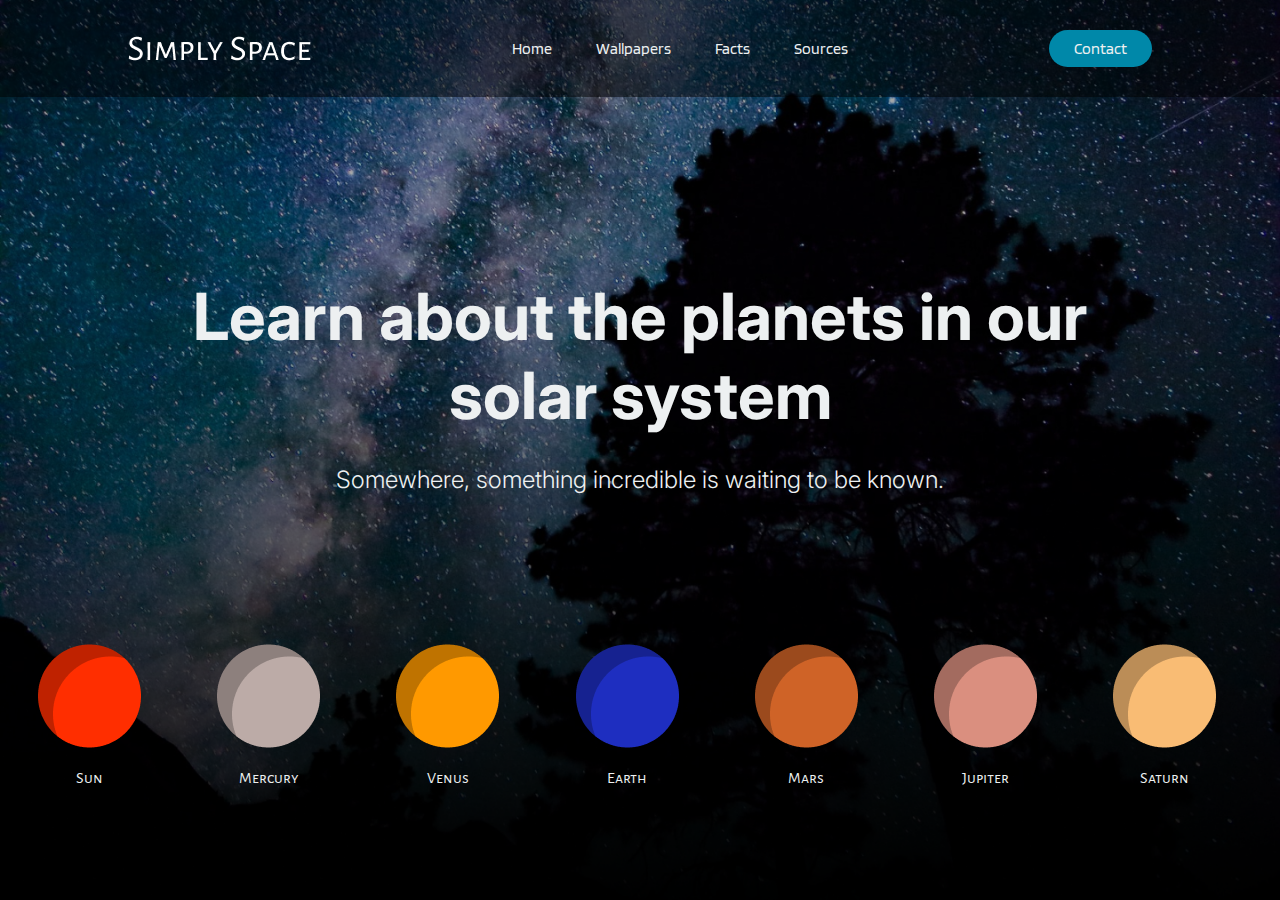
<file: index.html>
<!DOCTYPE html>
<html lang="en">
<head>
    <meta charset="UTF-8">
    <meta http-equiv="X-UA-Compatible" content="IE=edge">
    <meta name="viewport" content="width=device-width, initial-scale=1.0">
    <title>Simply Space</title>
    <link rel="stylesheet" href="index.css">
</head>
<body>
    <header>
        <img class="logo" src="images/Logo.png" alt="logo">
        <nav>
            <ul class="nav__links">
                <li><a href="index.html" onclick="">Home</a></li>
                <li><a href="wallpapers.html" onclick="">Wallpapers</a></li>
                <li><a href="#" onclick="">Facts</a></li>
                <li><a href="sources.html" onclick="">Sources</a></li>
            </ul>
        </nav>
        <a class="cta" href="contact.html" onclick=""><button>Contact</button></a>
    </header>
    <h1>Learn about the planets in our solar system</h1>
    <h2>Somewhere, something incredible is waiting to be known.</h2>

    <div class="media-scroller snaps-inline">
        <div class="media-element">
          <img class="planeticon" onclick="openPopup()" src="images/Ellipse 1.png" alt="A simple vector illustration of the planet Sun">
          <p class="title">Sun</p>
        </div>
        <div class="media-element">
          <img class="planeticon" onclick="openPopup()" src="images/Ellipse 1-1.png" alt="A simple vector illustration of the planet Mercury">
          <p class="title">Mercury</p>
        </div>
        <div class="media-element">
          <img class="planeticon" onclick="openPopup()" src="images/Ellipse 1-2.png" alt="A simple vector illustration of the planet Venus">
          <p class="title">Venus</p>
        </div>
        <div class="media-element">
          <img class="planeticon" onclick="openPopup()" src="images/Ellipse 1-3.png" alt="A simple vector illustration of the planet Earth">
          <p class="title">Earth</p>
        </div>
        <div class="media-element">
          <img class="planeticon" onclick="openPopup()" src="images/Ellipse 1-4.png" alt="A simple vector illustration of the planet Mars">
          <p class="title">Mars</p>
        </div>
        <div class="media-element">
          <img class="planeticon" onclick="openPopup()" src="images/Ellipse 1-5.png" alt="A simple vector illustration of the planet Jupiter">
          <p class="title">Jupiter</p>
        </div>
        <div class="media-element">
          <img class="planeticon" onclick="openPopup()" src="images/Ellipse 1-6.png" alt="A simple vector illustration of the planet Saturn">
          <p class="title">Saturn</p>
        </div>
        <div class="media-element">
          <img class="planeticon" onclick="openPopup()" src="images/Ellipse 1-7.png" alt="A simple vector illustration of the planet Uranus">
          <p class="title">Uranus</p>
        </div>
        <div class="media-element">
          <img class="planeticon" onclick="openPopup()" src="images/Ellipse 1-8.png" alt="A simple vector illustration of the planet Neptune">
          <p class="title">Neptune</p>
        </div>
        <div class="media-element">
          <img class="planeticon" onclick="openPopup()" src="images/Ellipse 1-9.png" alt="A simple vector illustration of the planet Azeroth">
          <p class="title">Azeroth</p>
        </div>
        <div class="media-element">
          <img class="planeticon" onclick="openPopup()" src="images/Ellipse 1-10.png" alt="A simple vector illustration of the planet Arda">
          <p class="title">Arda</p>
        </div>
        <div class="media-element">
          <img class="planeticon" onclick="openPopup()" src="images/Ellipse 1-11.png" alt="A simple vector illustration of the planet HD 189773b">
          <p class="title">HD 189773b</p>
        </div>
        <div class="media-element">
          <img class="planeticon" onclick="openPopup()" src="images/Ellipse 1-12.png" alt="A simple vector illustration of the planet TOI 849 b">
          <p class="title">TOI 849 b</p>
        </div>
      </div>
      <div class="popup" id="popup">
        <img class="sunpic" src="images/Rectangle 3.png"</img>
        <button type="button" onclick="closePopup()" class="popbnt">Back</button>
    </div>

    <div class="popup" id="popup">
        <img class="sunpic" src="images/Mercury.jpg"</img>
        <button type="button" onclick="closePopup()" class="popbnt">Back</button>
    </div>

    <div class="popup" id="popup">
        <img class="sunpic" src="images/Venus.jpg"</img>
        <button type="button" onclick="closePopup()" class="popbnt">Back</button>
    </div>

    <div class="popup" id="popup">
        <img class="sunpic" src="images/Earth.jpg"</img>
        <button type="button" onclick="closePopup()" class="popbnt">Back</button>
    </div>

    <div class="popup" id="popup">
        <img class="sunpic" src="images/Mars.jpg"</img>
        <button type="button" onclick="closePopup()" class="popbnt">Back</button>
    </div>

    <div class="popup" id="popup">
        <img class="sunpic" src="images/Jupiter.jpg"</img>
        <button type="button" onclick="closePopup()" class="popbnt">Back</button>
    </div>

    <div class="popup" id="popup">
        <img class="sunpic" src="images/Saturn.jpg"</img>
        <button type="button" onclick="closePopup()" class="popbnt">Back</button>
    </div>

    <div class="popup" id="popup">
        <img class="sunpic" src="images/Uranus.jpg"</img>
        <button type="button" onclick="closePopup()" class="popbnt">Back</button>
    </div>

    <div class="popup" id="popup">
        <img class="sunpic" src="images/Neptune.jpg"</img>
        <button type="button" onclick="closePopup()" class="popbnt">Back</button>
    </div>

    <div class="popup" id="popup">
        <img class="sunpic" src="images/Azeroth.jpg"</img>
        <button type="button" onclick="closePopup()" class="popbnt">Back</button>
    </div>

    <div class="popup" id="popup">
        <img class="sunpic" src="images/Arda.jpg"</img>
        <button type="button" onclick="closePopup()" class="popbnt">Back</button>
    </div>

    <div class="popup" id="popup">
        <img class="sunpic" src="images/HD 189773b.jpg"</img>
        <button type="button" onclick="closePopup()" class="popbnt">Back</button>
    </div>

    <div class="popup" id="popup">
        <img class="sunpic" src="images/TOI 849 b.jpg"</img>
        <button type="button" onclick="closePopup()" class="popbnt">Back</button>
    </div>
      <script src="index.js"></script>
    </body>
</html>
</file>
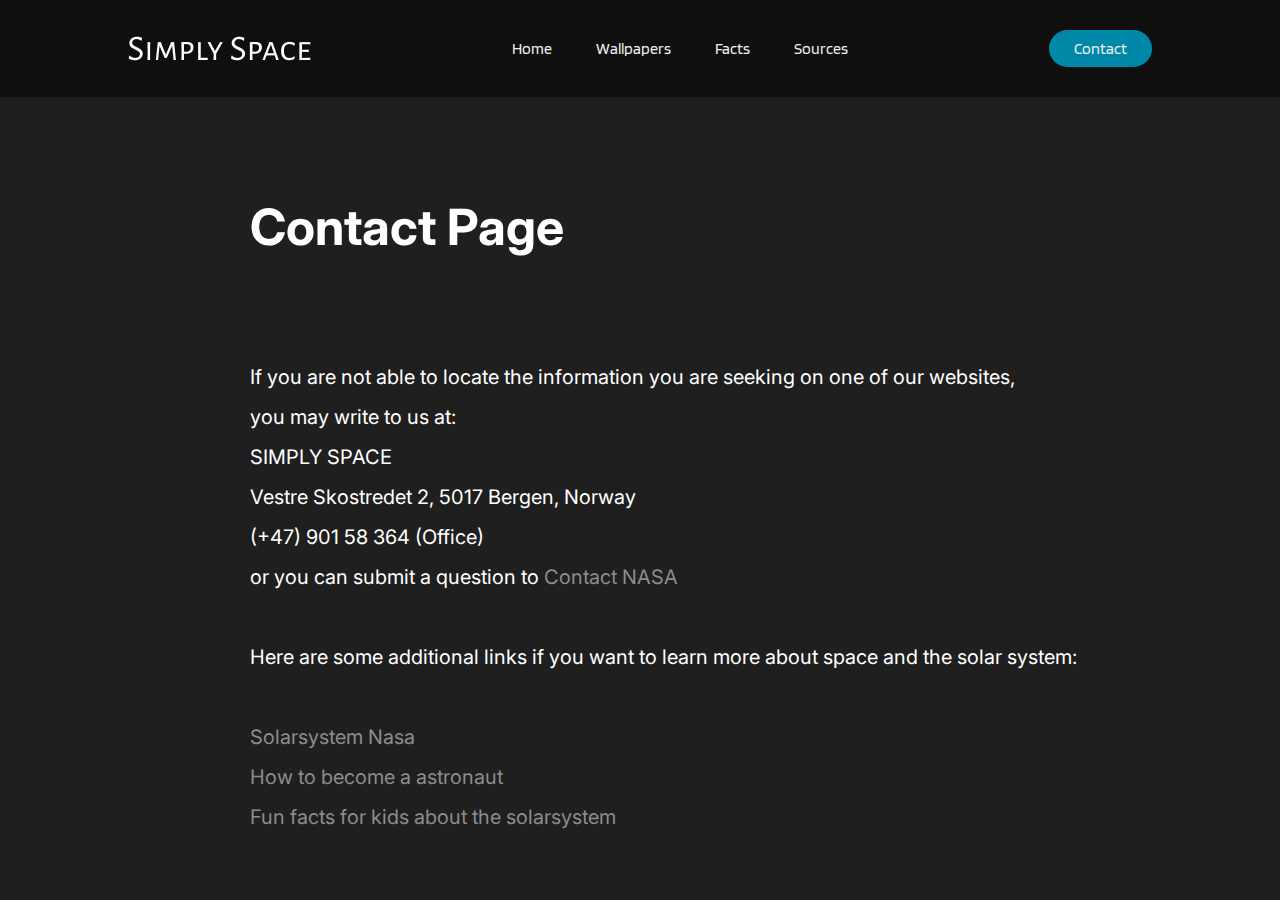
<file: contact.html>
<!DOCTYPE html>
<html lang="en">
<head>
    <meta charset="UTF-8">
    <meta http-equiv="X-UA-Compatible" content="IE=edge">
    <meta name="viewport" content="width=device-width, initial-scale=1.0">
    <link rel="preconnect" href="https://fonts.googleapis.com">
<link rel="preconnect" href="https://fonts.gstatic.com" crossorigin>
<link href="https://fonts.googleapis.com/css2?family=Alegreya+Sans+SC&display=swap" rel="stylesheet">
<link rel="preconnect" href="https://fonts.googleapis.com">
<link rel="preconnect" href="https://fonts.gstatic.com" crossorigin>
<link href="https://fonts.googleapis.com/css2?family=Inter:wght@300&display=swap" rel="stylesheet">
<link rel="stylesheet" href="Contact/contact.css">
    <title>Contact us</title>
</head>
<body> 
    <header>
        <img class="logo" src="images/Logo.png" alt="logo">
        <nav>
            <ul class="nav__links">
                <li><a href="index.html" onclick="">Home</a></li>
                <li><a href="wallpapers.html" onclick="">Wallpapers</a></li>
                <li><a href="#" onclick="">Facts</a></li>
                <li><a href="sources.html" onclick="">Sources</a></li>
            </ul>
        </nav>
        <a class="cta" href="contact.html" onclick=""><button>Contact</button></a>
    </header>
    <div class="container">
                <h1 class="heading">Contact Page</h1>
                <p class="paragraph">If you are not able to locate the information you are seeking on one of our websites,<br> you may write to us at:<br>
                    SIMPLY SPACE<br>
                    Vestre Skostredet 2, 5017 Bergen, Norway<br>
                    (+47) 901 58 364 (Office)<br>
                    or you can submit a question to <a class="linktext" href="https://www.nasa.gov/about/contact/index.html">Contact NASA</a><br>
                    <br>Here are some additional links if you want to learn more about space and the solar system:<br>
                    <br><a class="linktext" href="https://solarsystem.nasa.gov/solar-system/our-solar-system/overview/">Solarsystem Nasa</a>
                    <br><a class="linktext" href="https://www.nasa.gov/audience/forstudents/postsecondary/features/F_Astronaut_Requirements.html">How to become a astronaut</a>
                    <br><a class="linktext" href="https://www.funkidslive.com/learn/top-10-facts/top-10-facts-about-the-solar-system/">Fun facts for kids about the solarsystem</a>
                </p>

     </div>

    
</body>
</html>
</file>
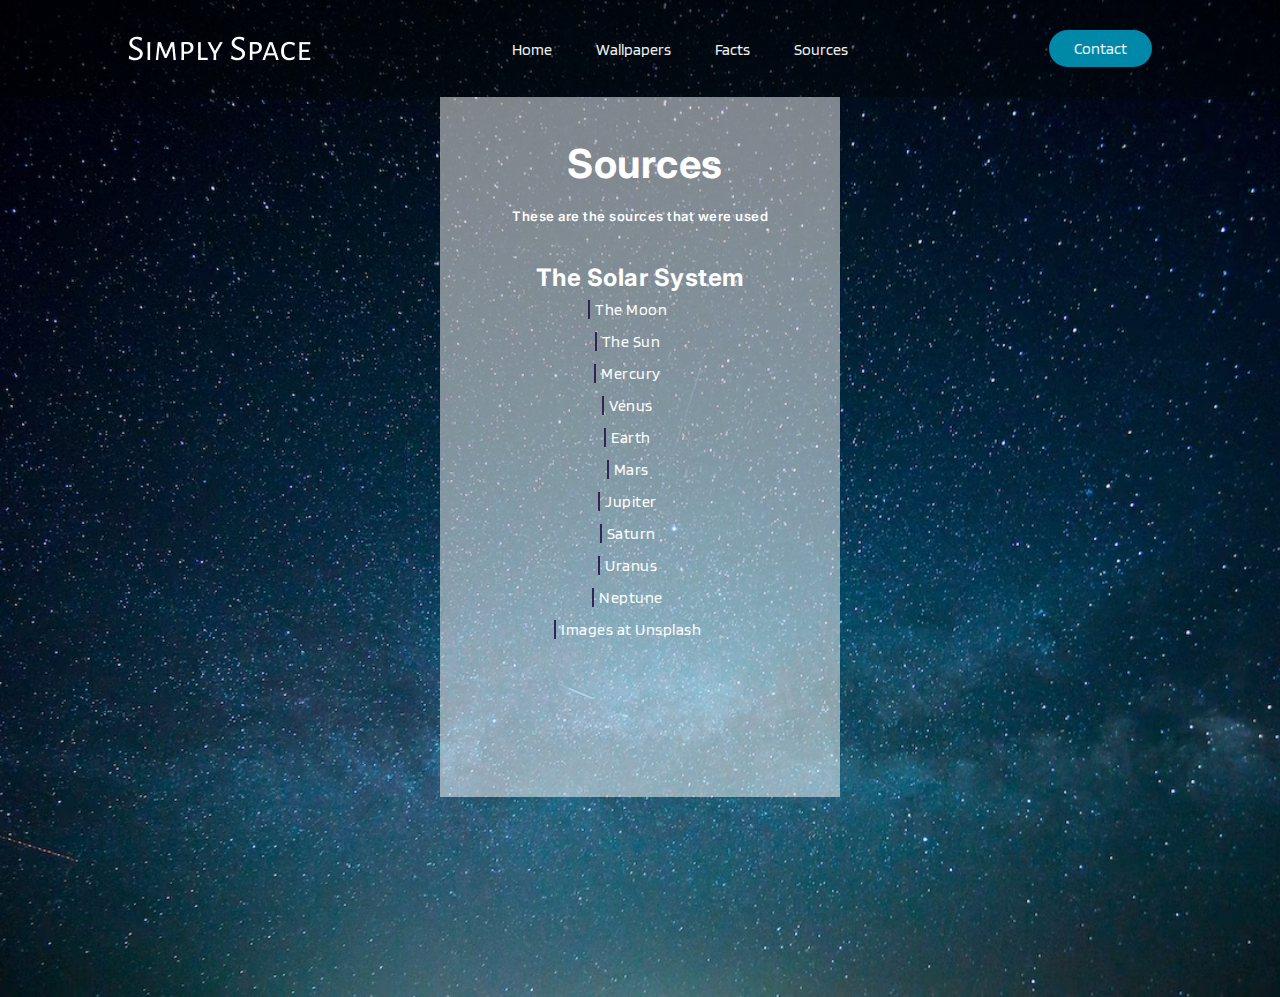
<file: sources.html>
<!DOCTYPE html>
<html lang="en">

<head>
    <meta charset="UTF-8">
    <meta http-equiv="X-UA-Compatible" content="IE=edge">
    <meta name="viewport" content="width='device-width', initial-scale=1.0">
    <link href="https://fonts.googleapis.com/css2?family=Inter&display=swap" rel="stylesheet">
    <link rel="stylesheet" href="Sources/sources.css">
    <title>Sources</title>
</head>

<body class="background-image">
    <header>
        <img class="logo" src="images/Logo.png" alt="logo">
        <nav>
            <ul class="nav__links">
                <li><a href="index.html" onclick="">Home</a></li>
                <li><a href="wallpapers.html" onclick="">Wallpapers</a></li>
                <li><a href="#" onclick="">Facts</a></li>
                <li><a href="sources.html" onclick="">Sources</a></li>
            </ul>
        </nav>
        <a class="cta" href="contact.html" onclick=""><button>Contact</button></a>
    </header>
    <div class="background-image">
        <div class="container">
            <h1>Sources</h1>
            <p>These are the sources that were used</p>
            <h2>The Solar System</h2>
            <div class="list">
                <ul>
                    <li class="lists"><a class="lists" href="https://simple.wikipedia.org/wiki/Moon">The Moon</a></li>
                    <li class="lists"><a class="lists" href="https://en.wikipedia.org/wiki/Sun">The Sun</a></li>
                    <li class="lists"><a class="lists" href="https://en.wikipedia.org/wiki/Mercury_(planet)">Mercury</a></li>
                    <li class="lists"><a class="lists" href="https://en.wikipedia.org/wiki/Venus">Venus</a></li>
                    <li class="lists"><a class="lists" href="https://en.wikipedia.org/wiki/Earth">Earth</a></li>
                    <li class="lists"><a class="lists" href="https://en.wikipedia.org/wiki/Mars">Mars</a></li>
                    <li class="lists"><a class="lists" href="https://en.wikipedia.org/wiki/Jupiter">Jupiter</a></li>
                    <li class="lists"><a class="lists" href="https://en.wikipedia.org/wiki/Saturn">Saturn</a></li>
                    <li class="lists"><a class="lists" href="https://en.wikipedia.org/wiki/Uranus">Uranus</a></li>
                    <li class="lists"><a class="lists" href="https://simple.wikipedia.org/wiki/Neptune">Neptune</a></li>
                    <li class="lists"><a class="lists" href="https://unsplash.com/">Images at Unsplash</a></li>
                </ul>
            </div>
        </div>

</body>

</html>
</file>
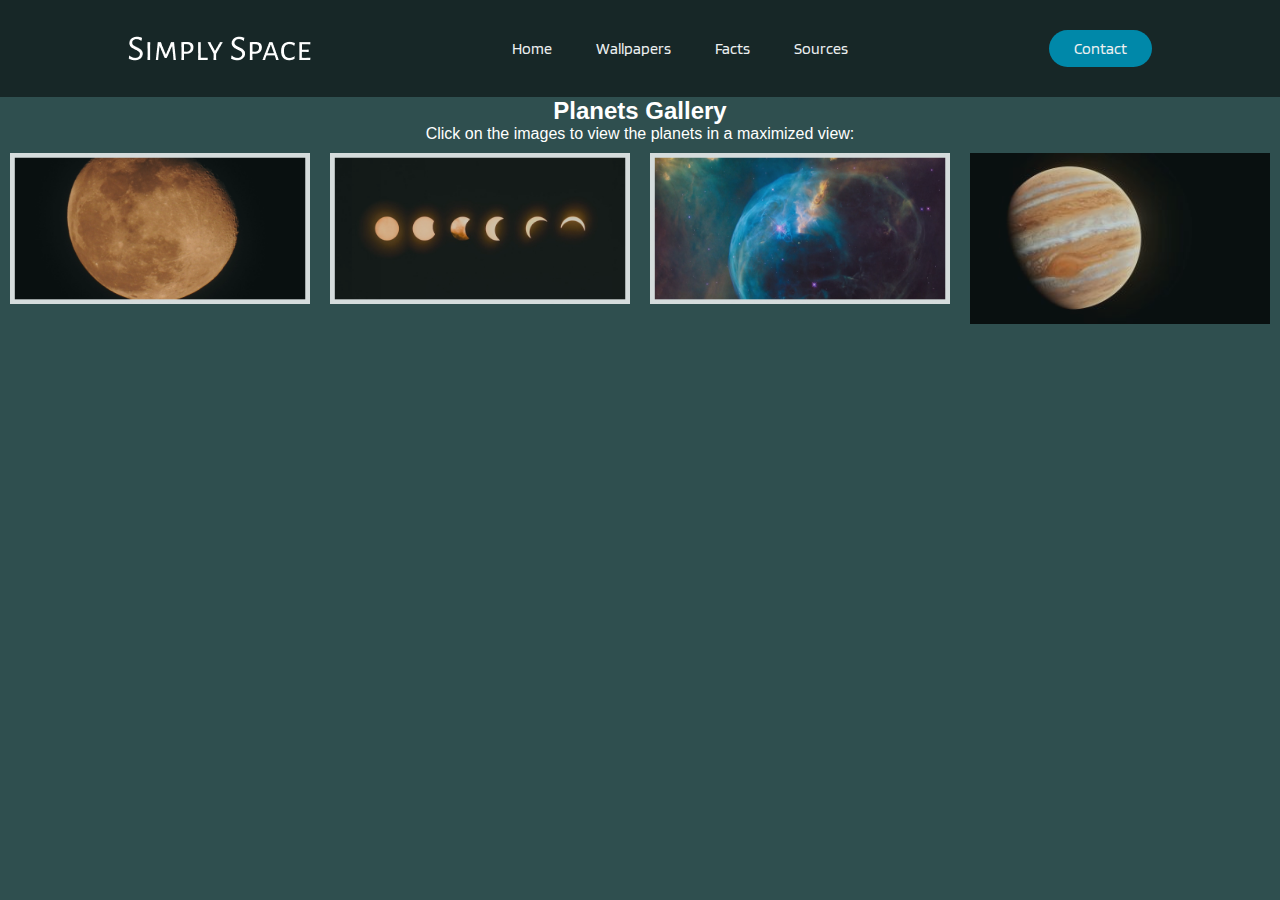
<file: wallpapers.html>
<!DOCTYPE html>
<html>

<head>
    <meta name="viewport" content="width=device-width, initial-scale=1">
    <link rel="stylesheet" href="/Wallpapers/wallpapers.css">
</head>

<body>
    <header>
        <img class="logo" src="images/Logo.png" alt="logo">
        <nav>
            <ul class="nav__links">
                <li><a href="index.html" onclick="">Home</a></li>
                <li><a href="wallpapers.html" onclick="">Wallpapers</a></li>
                <li><a href="#" onclick="">Facts</a></li>
                <li><a href="sources.html" onclick="">Sources</a></li>
            </ul>
        </nav>
        <a class="cta" href="contact.html" onclick=""><button>Contact</button></a>
    </header>
    <div style="text-align:center">
        <h2 style="color:white">Planets Gallery</h2>
        <p style="color:white">Click on the images to view the planets in a maximized view:</p>
    </div>

    <!-- The four columns -->
    <div class="row">
        <div class="column">
            <img src="/images/Planet.jpg" alt="Lunar Eclipse" style="width:100%" onclick="myFunction(this);">
        </div>
        <div class="column">
            <img src="/images/Moon.jpg" alt="Total Lunar Eclipse" style="width:100%" onclick="myFunction(this);">
        </div>
        <div class="column">
            <img src="/images/galaxy.jpg" alt="Galaxy" style="width:100%" onclick="myFunction(this);">
        </div>
        <div class="column">
            <img src="/images/Jupiter2.jpg" alt="Jupiter" style="width:100%" onclick="myFunction(this);">
        </div>
    </div>

    <div class="container">
        <span onclick="this.parentElement.style.display='none'" class="closebtn">&times;</span>
        <img id="expandedImg" style="width:100%">
        <div id="imgtext"></div>
    </div>
    <script src="Wallpapers/wallpaper.js"></script>
</body>

</html>
</file>
<file: index.css>
@import url('https://fonts.googleapis.com/css2?family=Blinker&display=swap');
@import url('https://fonts.googleapis.com/css2?family=Inter&display=swap');
@import url('https://fonts.googleapis.com/css2?family=Alegreya+Sans+SC&display=swap');

  /* NAV Bar */

*{
    box-sizing: border-box;
    margin:0;
    padding: 0;
}

li, a, button {
    font-family: "Blinker", sans-serif;
    font-weight: 400;
    font-size: 16px;
    color: #edf0f1;
    text-decoration: none;
}

header {
    display: flex;
    justify-content: space-between;
    align-items: center;
    padding: 30px 10%;
    background-color: rgba(0, 0, 0, 0.5);
}

.logo {
    cursor: pointer;

}

.nav__links {
    list-style: none;
}

.nav__links li {
    display: inline-block;
    padding: 0px 20px;
}

.nav__links li a {
    transition: all 0.3s ease 0s;
}

.nav__links li a:hover {
    color: #0088a9
}

button {
    padding: 9px 25px;
    background-color: rgba(0,136,169,1);
    border:none;
    border-radius: 50px;
    cursor: pointer;
    transition: all 0.3s ease 0s;
}

button:hover{
    background-color: rgba(0,136,169,0.8);
}

    /* Body and content of the main page*/

body {
    background-image: url('images/Background.png');
    text-align: center;
    background-repeat: no-repeat;
    background-size: cover;
    background-color: black;
}

h1 {
    font-family: "Inter", sans-serif ;
    font-size: 65px;
    margin: 180px;
    color: #edf0f1;
}

h2 {
    font-family: "Inter", sans-serif ;
    font-size: 24px;
    font-weight: 300;
    margin: -150px;
    color: #edf0f1;
}
        
    /* The Media scroller*/

.media-scroller {
    display: grid;
    grid-auto-flow: column;
    grid-auto-columns: 14%;
  
    overflow-x: auto;
    overscroll-behavior-inline: contain;
    margin-top: 300px;
  }

  
  .snaps-inline {
    scroll-snap-type: inline mandatory;
  }
  
  .snaps-inline > * {
    scroll-snap-align: start;
    margin-bottom: 40px;
  }


.title {
    color: #edf0f1;
    font-family: "Alegreya Sans SC", sans-serif;
    line-height: 53px;
}

    /* The scroll bar*/

.media-scroller::-webkit-scrollbar {
    width: 10em;
  }
  
  .media-scroller::-webkit-scrollbar-track {
    background-color: transparent;
  }
  
  .media-scroller::-webkit-scrollbar-thumb {
    background-color: rgb(88, 88, 88);
    border-radius: 20px;
    border: 6px solid transparent;
    background-clip: content-box;
  }
  
  .media-scroller::-webkit-scrollbar-thumb:hover {
    background-color: rgba(145, 145, 145, 0.8);
  }

    /* The popup section*/

.popup{
    width: 1440px;
    height: 756px;
    position: absolute;
    top: 0%;
    left: 50%;
    transform: translate(-50%, -50%) scale(0.1);
    text-align: center;
    padding: 0 30px 30px;
    visibility: hidden;
    transition: transform 0.4s, top 0.4s;

}

.open-popup {
    visibility: visible;
    top: 50%;
    transform: translate(-50%, -50%) scale(1);
}

.popbnt{
    padding: 9px 25px;
    background-color: rgba(0,136,169,1);
    border:none;
    border-radius: 50px;
    cursor: pointer;
    transition: all 0.3s ease 0s;
}
</file>
<file: Contact/contact.css>
@import url('https://fonts.googleapis.com/css2?family=Blinker&display=swap');
@import url('https://fonts.googleapis.com/css2?family=Inter&display=swap');
@import url('https://fonts.googleapis.com/css2?family=Alegreya+Sans+SC&display=swap');



*{
    box-sizing: border-box;
    margin:0;
    padding: 0;
}

li, a, button {
    font-family: "Blinker", sans-serif;
    font-weight: 400;
    font-size: 16px;
    color: #edf0f1;
    text-decoration: none;
}

header {
    display: flex;
    justify-content: space-between;
    align-items: center;
    padding: 30px 10%;
    background-color: rgba(0, 0, 0, 0.5);
}

.logo {
    cursor: pointer;

}

.nav__links {
    list-style: none;
}

.nav__links li {
    display: inline-block;
    padding: 0px 20px;
}

.nav__links li a {
    transition: all 0.3s ease 0s;
}

.nav__links li a:hover {
    color: #0088a9
}

button {
    padding: 9px 25px;
    background-color: rgba(0,136,169,1);
    border:none;
    border-radius: 50px;
    cursor: pointer;
    transition: all 0.3s ease 0s;
}

button:hover{
    background-color: rgba(0,136,169,0.8);
}

body {
    margin: 0;
    padding: 0;
    background-color: rgb(31, 31, 31);
}

.linktext{
color: rgb(141, 141, 141);
text-decoration: none;
font-size: 20px;
font-family: 'inter', sans-serif;
}

a:hover {
color: rgb(210, 138, 138);
}

.heading{
    color: white; 
    padding-top: 100px; 
    padding-left: 250px;
    font-size: 50px; 
    font-family: 'Inter', sans-serif;}

.paragraph{
    color: white; 
    padding-top: 100px; 
    padding-left: 250px;
    ;
    line-height: 40px;
    font-size: 20px; 
    font-family: 'Inter', sans-serif;}
</file>
<file: Sources/sources.css>
@import url('https://fonts.googleapis.com/css2?family=Blinker&display=swap');
@import url('https://fonts.googleapis.com/css2?family=Inter&display=swap');
@import url('https://fonts.googleapis.com/css2?family=Alegreya+Sans+SC&display=swap');

  /* NAV Bar */

*{
    box-sizing: border-box;
    margin:0;
    padding: 0;
}

li, a, button {
    font-family: "Blinker", sans-serif;
    font-weight: 400;
    font-size: 16px;
    color: #edf0f1;
    text-decoration: none;
}

header {
    display: flex;
    justify-content: space-between;
    align-items: center;
    padding: 30px 10%;
    background-color: rgba(0, 0, 0, 0.5);
}

.logo {
    cursor: pointer;

}

.nav__links {
    list-style: none;
}

.nav__links li {
    display: inline-block;
    padding: 0px 20px;
}

.nav__links li a {
    transition: all 0.3s ease 0s;
}

.nav__links li a:hover {
    color: #0088a9
}

button {
    padding: 9px 25px;
    background-color: rgba(0,136,169,1);
    border:none;
    border-radius: 50px;
    cursor: pointer;
    transition: all 0.3s ease 0s;
}

button:hover{
    background-color: rgba(0,136,169,0.8);
}

body {
    margin: 0;
    padding: 0;
    font-family: Inter, sans-serif;
    color: white;
    text-align: center;
}

.background-image {
    background-image: url(../images/space.avif);
    background-size: cover;
    background-repeat: no-repeat;
    height: 100vh;
}

.container {
    margin: auto;
    display: flex;
    flex-direction: column;
    justify-content: center;
    line-height: 2em;
    letter-spacing: 0.5px;
    background-color: rgba(255, 255, 255, 0.5);
    box-sizing: border-box;
    max-width: 400px;
    height: 700px;
}

h1 {
    font-size: 40px;
    padding-left: 10px;
    margin-top: -100px;
    margin-bottom: 0;
}

p {
    font-size: 13px;
    font-weight: 600;
    margin-top: 20px;
}

h2 {
    margin-top: 30px;
}

.lists {
    padding-left: 5px;
    color: white;
    text-decoration: none;
}

.list {
    display: flex;
    justify-content: center;
    padding-right: 30px;

}

.lists  {
    list-style: none;
    position: relative;

}

.list ul li a {
    position: relative;
    left: 0;
    margin: 10px 0;
    border-left: 2px solid rgba(40, 26, 77, 0.918);
    transition: 0.5s;
    cursor: pointer;
}

.list ul li a:hover {
    color: rgb(0, 0, 0);
    left: 10px;
}
</file>
<file: Wallpapers/wallpapers.css>
@import url('https://fonts.googleapis.com/css2?family=Blinker&display=swap');
@import url('https://fonts.googleapis.com/css2?family=Inter&display=swap');
@import url('https://fonts.googleapis.com/css2?family=Alegreya+Sans+SC&display=swap');

*{
    box-sizing: border-box;
    margin:0;
    padding: 0;
}

li, a, button {
    font-family: "Blinker", sans-serif;
    font-weight: 400;
    font-size: 16px;
    color: #edf0f1;
    text-decoration: none;
}

header {
    display: flex;
    justify-content: space-between;
    align-items: center;
    padding: 30px 10%;
    background-color: rgba(0, 0, 0, 0.5);
}

.logo {
    cursor: pointer;

}

.nav__links {
    list-style: none;
}

.nav__links li {
    display: inline-block;
    padding: 0px 20px;
}

.nav__links li a {
    transition: all 0.3s ease 0s;
}

.nav__links li a:hover {
    color: #0088a9
}

button {
    padding: 9px 25px;
    background-color: rgba(0,136,169,1);
    border:none;
    border-radius: 50px;
    cursor: pointer;
    transition: all 0.3s ease 0s;
}

button:hover{
    background-color: rgba(0,136,169,0.8);
}

* {
    box-sizing: border-box;
}

body {
    margin: 0;
    background-color: darkslategray;
}

h2, p{
    font-family: Arial;
}

/* The grid: Four equal columns that floats next to each other */
.column {
    float: left;
    width: 25%;
    padding: 10px;
}

/* Style the images inside the grid */
.column img {
    opacity: 0.8;
    cursor: pointer;
}

.column img:hover {
    opacity: 1;
}

/* Clear floats after the columns */
.row:after {
    content: "";
    display: table;
    clear: both;
}

/* The expanding image container */
.container {
    position: relative;
    display: none;
    background-color: darkslategray;
}

/* Expanding image text */
#imgtext {
    position: absolute;
    bottom: 15px;
    left: 15px;
    color: white;
    font-size: 20px;

}

/* Closable button inside the expanded image */
.closebtn {
    position: absolute;
    top: 10px;
    right: 15px;
    color: white;
    font-size: 35px;
    cursor: pointer;
}
</file>
